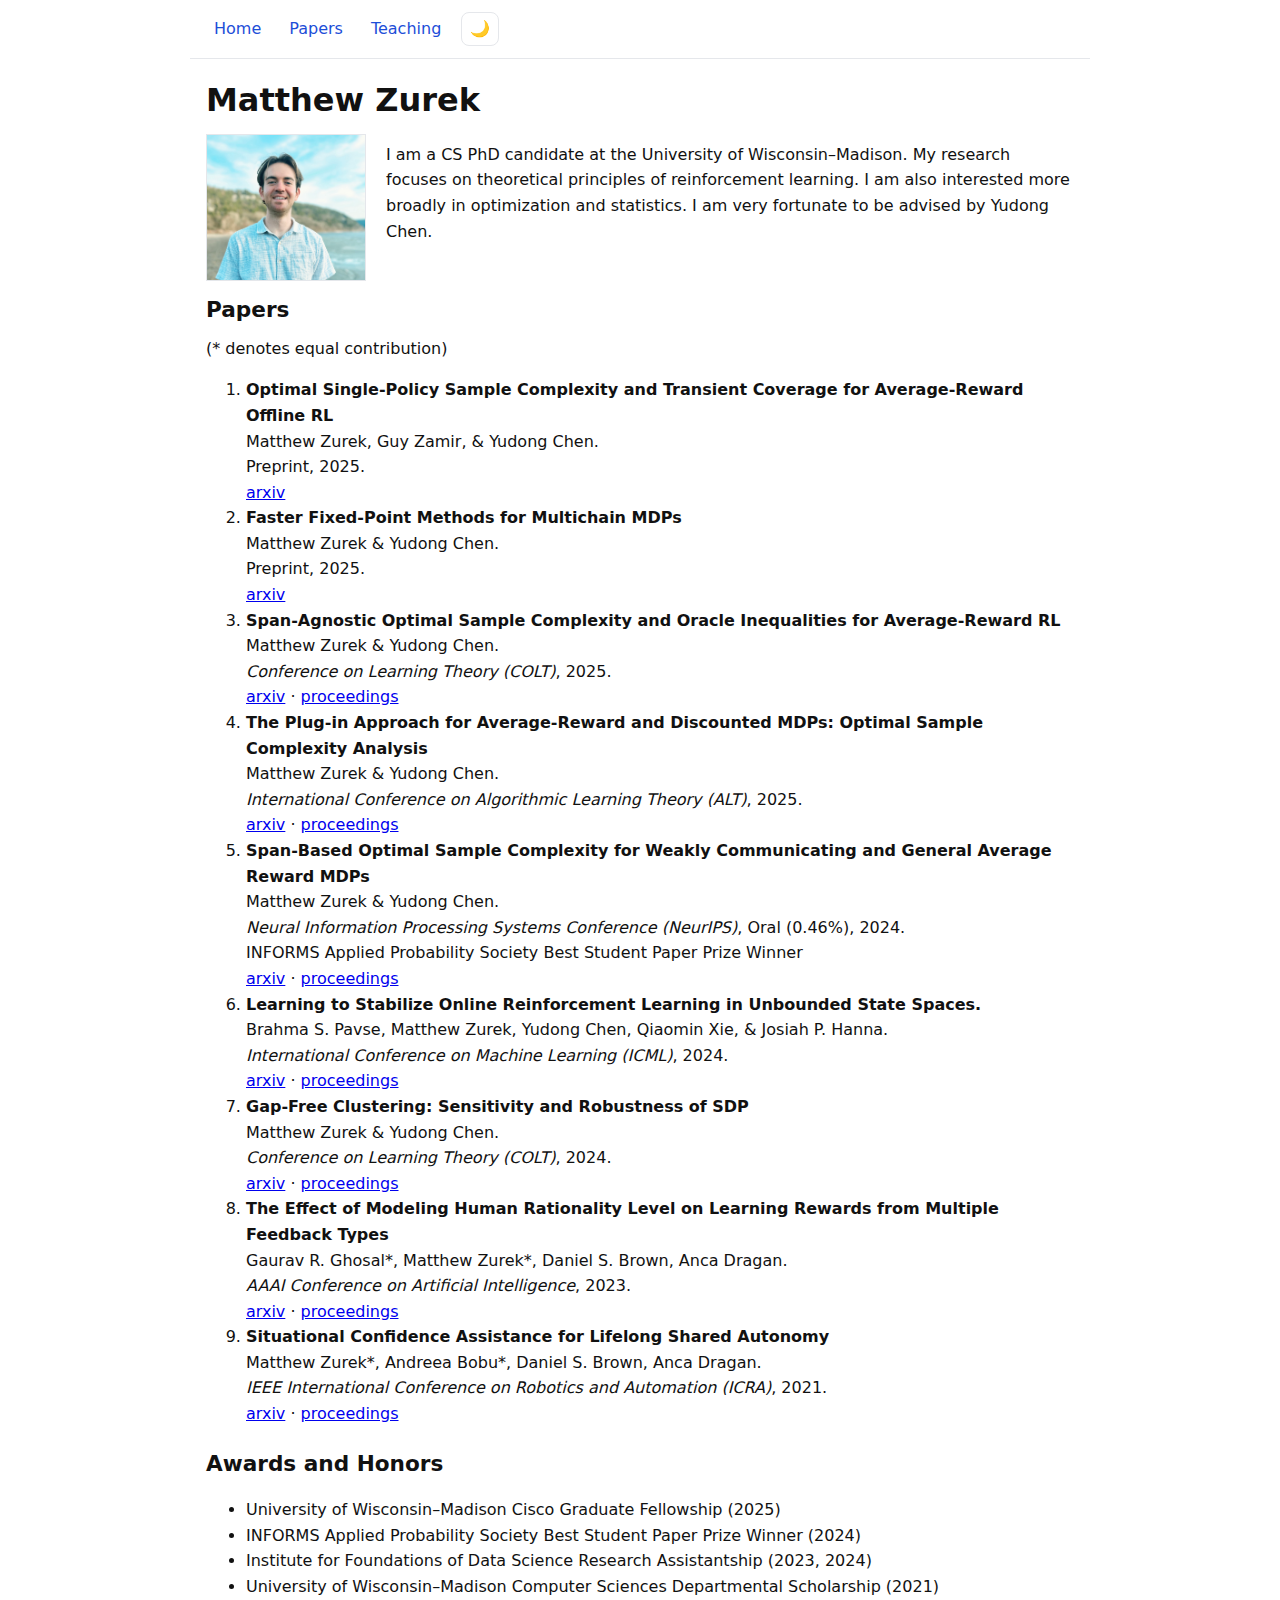
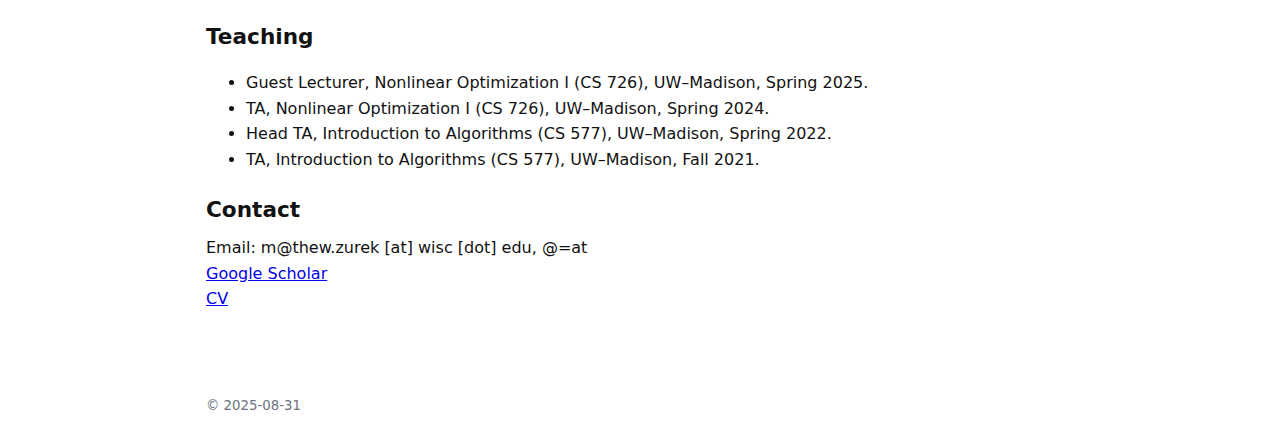
<file: index.html>
<!doctype html>
<html lang="en">
<head>
  <meta charset="utf-8" />
  <meta name="viewport" content="width=device-width, initial-scale=1" />
  <meta name="color-scheme" content="light dark" />
  <title>Matthew Zurek</title>
  <link rel="stylesheet" href="assets/css/style.css" />
  <style>html{scroll-behavior:smooth}</style>
</head>
<body>
  <a id="top"></a>

  <header class="site-header">
        <nav class="nav">
      <a href="index.html#top">Home</a>
      <a href="index.html#papers">Papers</a>
      <a href="index.html#teaching">Teaching</a>
      <!--
      <a href="notes.html">Notes</a>
      -->
      <button id="theme-toggle" class="theme-toggle" type="button" aria-pressed="false" aria-label="Toggle dark mode">🌙</button>
    </nav>
  </header>

  <main>
    <h1 id="matthew-zurek">Matthew Zurek</h1>
    <p><img src="headshot.jpg" class="headshot" /></p>
    <p>I am a CS PhD candidate at the University of Wisconsin–Madison. My research focuses on theoretical principles of reinforcement learning. I am also interested more broadly in optimization and statistics. I am very fortunate to be advised by Yudong Chen.</p>
    <h2 id="papers">Papers</h2>
    <p>(* denotes equal contribution)</p>
    <ol type="1">
    <li><strong>Optimal Single-Policy Sample Complexity and Transient Coverage for Average-Reward Offline RL</strong><br />
    Matthew Zurek, Guy Zamir, &amp; Yudong Chen.<br />
    Preprint, 2025.<br />
    <a href="https://arxiv.org/abs/2506.20904">arxiv</a></li>
    <li><strong>Faster Fixed-Point Methods for Multichain MDPs</strong><br />
    Matthew Zurek &amp; Yudong Chen.<br />
    Preprint, 2025.<br />
    <a href="https://arxiv.org/abs/2506.20910">arxiv</a></li>
    <li><strong>Span-Agnostic Optimal Sample Complexity and Oracle Inequalities for Average-Reward RL</strong><br />
    Matthew Zurek &amp; Yudong Chen.<br />
    <em>Conference on Learning Theory (COLT)</em>, 2025.<br />
    <a href="arxiv.org/abs/2502.11238">arxiv</a> · <a href="https://proceedings.mlr.press/v291/zurek25a.html">proceedings</a></li>
    <li><strong>The Plug-in Approach for Average-Reward and Discounted MDPs: Optimal Sample Complexity Analysis</strong><br />
    Matthew Zurek &amp; Yudong Chen.<br />
    <em>International Conference on Algorithmic Learning Theory (ALT)</em>, 2025.<br />
    <a href="https://arxiv.org/abs/2410.07616">arxiv</a> · <a href="https://proceedings.mlr.press/v272/zurek25a.html">proceedings</a></li>
    <li><strong>Span-Based Optimal Sample Complexity for Weakly Communicating and General Average Reward MDPs</strong><br />
    Matthew Zurek &amp; Yudong Chen.<br />
    <em>Neural Information Processing Systems Conference (NeurIPS)</em>, Oral (0.46%), 2024.<br />
    INFORMS Applied Probability Society Best Student Paper Prize Winner<br />
    <a href="https://arxiv.org/abs/2403.11477">arxiv</a> · <a href="https://proceedings.neurips.cc/paper_files/paper/2024/hash/3acbe9dc3a1e8d48a57b16e9aef91879-Abstract-Conference.html">proceedings</a></li>
    <li><strong>Learning to Stabilize Online Reinforcement Learning in Unbounded State Spaces.</strong><br />
    Brahma S. Pavse, Matthew Zurek, Yudong Chen, Qiaomin Xie, &amp; Josiah P. Hanna.<br />
    <em>International Conference on Machine Learning (ICML)</em>, 2024.<br />
    <a href="https://arxiv.org/abs/2306.01896">arxiv</a> · <a href="https://proceedings.mlr.press/v235/pavse24a.html">proceedings</a></li>
    <li><strong>Gap-Free Clustering: Sensitivity and Robustness of SDP</strong><br />
    Matthew Zurek &amp; Yudong Chen.<br />
    <em>Conference on Learning Theory (COLT)</em>, 2024.<br />
    <a href="https://arxiv.org/abs/2308.15642">arxiv</a> · <a href="https://proceedings.mlr.press/v247/zurek24a.html">proceedings</a></li>
    <li><strong>The Effect of Modeling Human Rationality Level on Learning Rewards from Multiple Feedback Types</strong><br />
    Gaurav R. Ghosal*, Matthew Zurek*, Daniel S. Brown, Anca Dragan.<br />
    <em>AAAI Conference on Artificial Intelligence</em>, 2023.<br />
    <a href="https://arxiv.org/abs/2208.10687">arxiv</a> · <a href="https://ojs.aaai.org/index.php/AAAI/article/view/25740">proceedings</a></li>
    <li><strong>Situational Confidence Assistance for Lifelong Shared Autonomy</strong><br />
    Matthew Zurek*, Andreea Bobu*, Daniel S. Brown, Anca Dragan.<br />
    <em>IEEE International Conference on Robotics and Automation (ICRA)</em>, 2021.<br />
    <a href="https://arxiv.org/abs/2104.06556">arxiv</a> · <a href="https://ieeexplore.ieee.org/abstract/document/9561839">proceedings</a></li>
    </ol>
    <h2 id="awards-and-honors">Awards and Honors</h2>
    <ul>
    <li>University of Wisconsin–Madison Cisco Graduate Fellowship (2025)</li>
    <li>INFORMS Applied Probability Society Best Student Paper Prize Winner (2024)</li>
    <li>Institute for Foundations of Data Science Research Assistantship (2023, 2024)</li>
    <li>University of Wisconsin–Madison Computer Sciences Departmental Scholarship (2021)</li>
    </ul>
    <h2 id="teaching">Teaching</h2>
    <ul>
    <li>Guest Lecturer, Nonlinear Optimization I (CS 726), UW–Madison, Spring 2025.</li>
    <li>TA, Nonlinear Optimization I (CS 726), UW–Madison, Spring 2024.</li>
    <li>Head TA, Introduction to Algorithms (CS 577), UW–Madison, Spring 2022.</li>
    <li>TA, Introduction to Algorithms (CS 577), UW–Madison, Fall 2021.</li>
    </ul>
    <h2 id="contact">Contact</h2>
    <p>Email: m@thew.zurek [at] wisc [dot] edu, @=at<br />
    <a href="https://scholar.google.com/citations?user=lNfY_tMAAAAJ">Google Scholar</a><br />
    <a href="CV.pdf">CV</a></p>
  </main>

  <footer>
    <small>© 2025-08-31</small>
  </footer>

  <script>
  (() => {
    const KEY = 'theme'; // 'light' | 'dark'
    const html = document.documentElement;
    const btn = document.getElementById('theme-toggle');
    const mq = window.matchMedia('(prefers-color-scheme: dark)');

    const apply = (theme) => {
      if (theme) {
        html.setAttribute('data-theme', theme);
        btn.setAttribute('aria-pressed', theme === 'dark');
        btn.textContent = theme === 'dark' ? '☀️' : '🌙';
      } else {
        html.removeAttribute('data-theme'); // fall back to system
        const sysDark = mq.matches;
        btn.setAttribute('aria-pressed', sysDark);
        btn.textContent = sysDark ? '☀️' : '🌙';
      }
    };

    // Initial load: user choice > system
    const stored = localStorage.getItem(KEY);
    apply(stored);

    // Toggle on click
    btn.addEventListener('click', () => {
      const current = html.getAttribute('data-theme'); // null => using system
      const next = current ? (current === 'dark' ? 'light' : 'dark')
                           : (mq.matches ? 'light' : 'dark');
      localStorage.setItem(KEY, next);
      apply(next);
    });

    // If user hasn't chosen, follow system changes
    mq.addEventListener('change', () => {
      if (!localStorage.getItem(KEY)) apply(null);
    });
  })();
  </script>
</body>
</html>
</file>
<file: assets/css/style.css>
/* === Site theme variables ================================================== */
/* Light theme = default */
:root{
    --max: 900px;                  /* content column width */
    --fg: #111111;                 /* text color */
    --muted: #6b7280;              /* secondary text */
    --link: #1d4ed8;               /* links & accents */
    --bg: #ffffff;                 /* page background */
    --card: #f8fafc;               /* soft card background */
    --border: #e5e7eb;             /* subtle borders */
    --anchor-offset: 88px;         /* space for sticky header when jumping to anchors */
    color-scheme: light;           /* form controls, scrollbars, etc. */
  }
  
  /* User-chosen dark theme (set via <html data-theme="dark">) */
  :root[data-theme="dark"]{
    --fg: #e5e7eb;
    --muted: #9ca3af;
    --link: #60a5fa;
    --bg: #0b0f14;
    --card: #111827;
    --border: #1f2937;
    color-scheme: dark;
  }
  
  /* System dark default when user hasn't chosen a theme yet */
  @media (prefers-color-scheme: dark){
    :root:not([data-theme]){
      --fg: #e5e7eb;
      --muted: #9ca3af;
      --link: #60a5fa;
      --bg: #0b0f14;
      --card: #111827;
      --border: #1f2937;
      color-scheme: dark;
    }
  }
  
  /* === Base & layout ========================================================= */
  *{ box-sizing: border-box; }
  html, body{ margin: 0; padding: 0; }
  html{ scroll-behavior: smooth; }
  
  body{
    font-family: system-ui, -apple-system, Segoe UI, Roboto, Inter, Ubuntu, Arial, sans-serif;
    line-height: 1.6;
    color: var(--fg);
    background: var(--bg);
  }
  
  /* === Sticky header / navbar =============================================== */
  .site-header{
    position: sticky; top: 0; z-index: 1000;
    background: var(--bg);
    border-bottom: 1px solid var(--border);
    max-width: var(--max);
    margin: 0 auto;
    padding: .75rem 1rem;
    display: flex;
    gap: 1.25rem;
    align-items: center;
  }
  
  .site-title{
    font-weight: 700;
    text-decoration: none;
    color: var(--fg);
    font-size: 1.15rem;
  }
  
  nav.nav{
    display: flex;
    gap: .75rem;
    flex-wrap: wrap;
  }
  
  nav.nav a{
    color: var(--link);
    text-decoration: none;
    padding: .25rem .5rem;
    border-radius: .5rem;
  }
  
  nav.nav a:hover{
    background: var(--card);
  }
  
  /* Theme toggle button (optional) */
  .theme-toggle{
    border: 1px solid var(--border);
    background: transparent;
    border-radius: .5rem;
    padding: .25rem .5rem;
    cursor: pointer;
    font: inherit;
    line-height: 1;
  }
  .theme-toggle:hover{ background: var(--card); }
  
  /* === Content =============================================================== */
  main{
    max-width: var(--max);
    margin: 0 auto;
    padding: 0 1rem 3rem;
  }
  
  h1{ font-size: 2rem; margin: 1rem 0 .5rem; }
  h2{ font-size: 1.35rem; margin: 1.25rem 0 .5rem; }
  p{ margin: .5rem 0 1rem; }
  
  /* Nicer anchor landings under the sticky header */
  section{ scroll-margin-top: var(--anchor-offset); }
  
  /* Publications list “cards” */
  ol.pubs{ padding-left: 1.25rem; }
  ol.pubs li{
    margin: .75rem 0;
    padding: .5rem;
    background: var(--card);
    border: 1px solid var(--border);
    border-radius: .75rem;
  }
  
  .links a{ margin-right: .5rem; }
  
  /* Footer */
  footer{
    max-width: var(--max);
    margin: 0 auto;
    padding: 1rem;
    color: var(--muted);
  }

  .headshot{
    float: left;
    width: 160px;          /* make it larger (try 160–200px) */
    height: auto;
    border-radius: 0;      /* square corners */
    margin: 0 1.25rem .75rem 0;
    border: 1px solid var(--border);
    object-fit: cover;     /* crops nicely if the image isn’t perfectly square */
  }


  /* Make the Papers section start below the floated headshot */
  h2#papers { clear: both; }

  /* If you ever enable Pandoc --section-divs, these cover that case too */
  section#papers, div#papers { clear: both; }



  /* === Responsive ============================================================ */
  @media (max-width: 640px){
    .site-header{
      flex-direction: column;
      align-items: flex-start;
    }

    .headshot{
      float: none;
      display: block;
      margin: 0 auto 1rem;
      width: 140px;        /* slightly smaller on mobile; adjust to taste */
    }
    
  }
</file>
